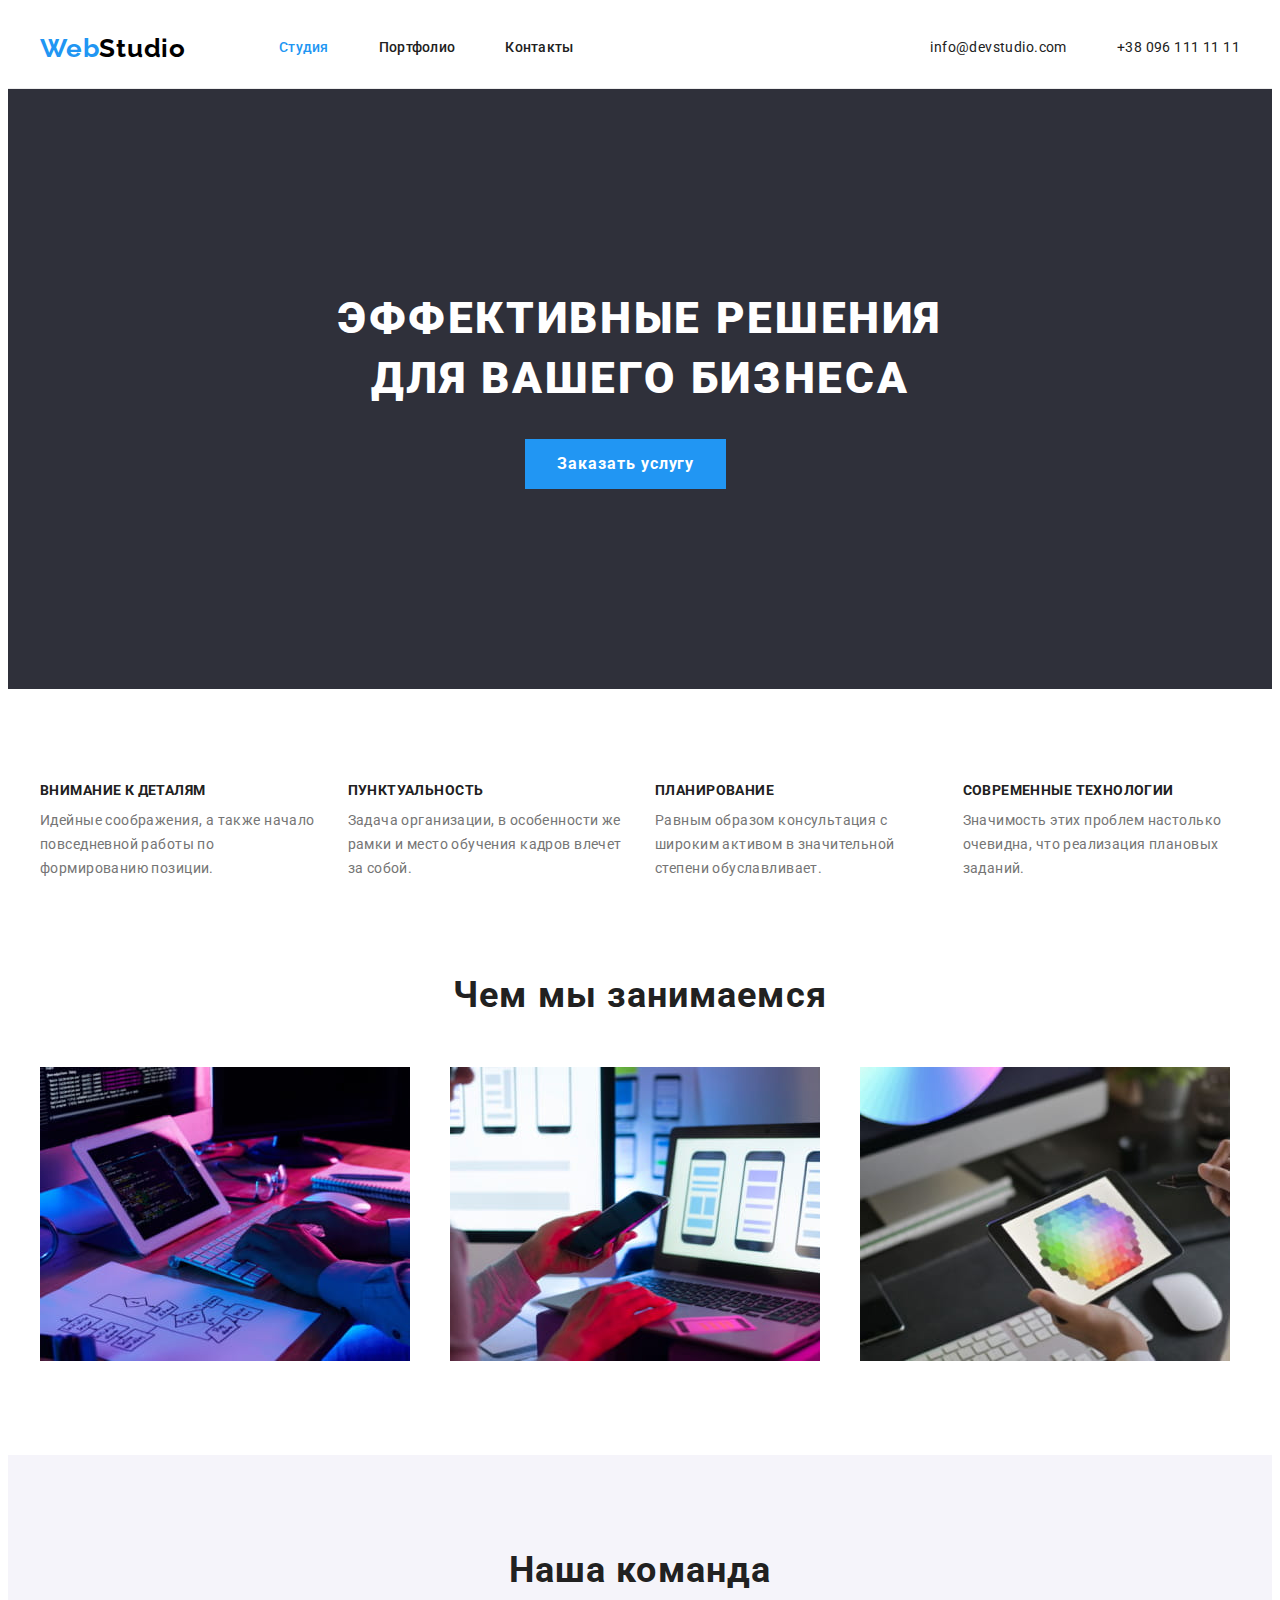
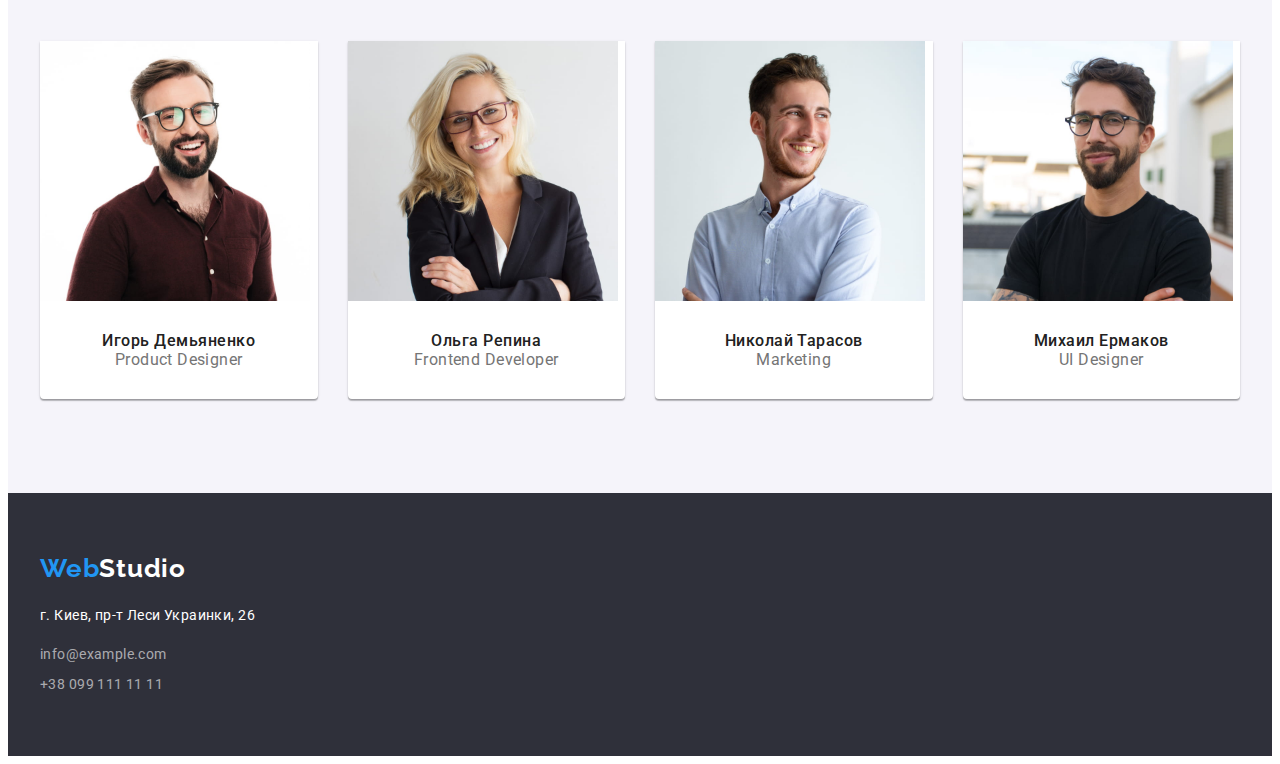
<file: index.html>
<!DOCTYPE html>
<html lang="ru">
<head>
    <meta charset="UTF-8">
    <meta http-equiv="X-UA-Compatible" content="IE=edge">
    <meta name="viewport" content="width=device-width, initial-scale=1.0">
    <title>Студия</title>
    <link rel="stylesheet" href="https://cdnjs.cloudflare.com/ajax/libs/modern-normalize/1.0.0/modern-normalize.min.css"
        integrity="sha512-ISS7cAi1PEhQ8jnbJpJZMd29NlhNj4AWYyLOSp2CE/CsHxTCu+r+t0D2yoJudVrd0/8fTVPUVDzY5Tvli75u/g=="
        crossorigin="anonymous" />
    <link rel="preconnect" href="https://fonts.gstatic.com">
    <link href="https://fonts.googleapis.com/css2?family=Raleway:wght@700&family=Roboto:wght@400;500;700;900&display=swap"
        rel="stylesheet">
    <link rel="stylesheet" href="./css/styles.css">
</head>
<body>
    <!-- Шапка -->
    <header class="border">
        <div class="container flex">
        <a class="logo link" href="./index.html"><span class="logo-first">Web</span><span class="logo-second">Studio</span></a>
        <nav class="pagination">
            <ul class="pagination-list list flex">
                <li class="pagination-list-item current">
                    <a class="pagination-link link" href="./index.html">Студия</a>
                </li>
                <li class="pagination-list-item">
                    <a class="pagination-link link" href="./portfolio.html">Портфолио</a>
                </li>
                <li class="pagination-list-item">
                    <a class="pagination-link link" href="">Контакты</a>
                </li>
            </ul>
        </nav>
        <a class="header-link-mail link" href="mailto:info@devstudio.com">info@devstudio.com</a>
        <a class="header-link-phone link" href="tel:+380961111111">+38 096 111 11 11</a>
        </div>
    </header>
    <!-- Уникальный контент -->
    <main>
        <!-- Герой -->
        <section class="hero">
            <div class="container">
            <h1 class="main-title">
                Эффективные решения <br> для вашего бизнеса
            </h1>
            <button class="hero-btn btn" type="button">Заказать услугу</button>
            </div>
        </section>
        <!-- Особенности -->
        <section class="features">
            <div class="container">
            <h2 class="visually-hidden">Особенности</h2>
            <ul class="features-list list flex">
                <li class="features-list-item">
                    <h3 class="features-list-title title">Внимание к деталям</h3>
                    <p class="text">Идейные соображения, а также начало повседневной работы по формированию позиции.</p>
                </li>
                <li class="features-list-item">
                    <h3 class="features-list-title title">Пунктуальность</h3>
                    <p class="text">Задача организации, в особенности же рамки и место обучения кадров влечет за собой.</p>
                </li>
                <li class="features-list-item">
                    <h3 class="features-list-title title">Планирование</h3>
                    <p class="text">Равным образом консультация с широким активом в значительной степени обуславливает.</p>
                </li>
                <li class="features-list-item">
                    <h3 class="features-list-title title">Современные технологии</h3>
                    <p class="text">Значимость этих проблем настолько очевидна, что реализация плановых заданий.</p>
                </li>
            </ul>
            </div>
        </section>
        <!-- Чем мы занимаемся -->
        <section class="projects">
            <div class="container">
            <h2 class="projects-title title">Чем мы занимаемся</h2>
            <ul class="projects-list list flex">
                <li class="projects-list-item">
                    <img src="./images/box1.jpg" alt="Набор кода с помощью клавиатуры на планшете с алгоритма нарисованного вручную на листе формата А4" width="370">
                </li>
                <li class="projects-list-item">
                    <img src="./images/box2.jpg" alt="Человек держит в левой руке мобильный телефон,а правой на тачпаде выбирает на экране ноутбука вариант отображения веб-страницы на мобильном " width="370">
                </li>
                <li class="projects-list-item">
                    <img src="./images/box3.jpg" alt="В левой руке человек держит планшет, на котором открыта палитра для выбора цвета" width="370">
                </li>
            </ul>
            </div>
        </section>
        <!-- Наша команда -->
        <section class="team">
            <div class="container">
            <h2 class="team-title title">Наша команда</h2>
            <ul class="team-list list flex">
                <li class="team-list-item">
                    <img src="./images/img.jpg" alt="Темноволосый улыбающийся мужчина с бородой в очках и коричневой рубашке" width="270">
                    <div class="team-list-item-text">
                    <h3 class="team-list-title title">Игорь Демьяненко</h3>
                    <p class="text">Product Designer</p>
                    </div>
                </li>
                <li class="team-list-item">
                    <img src="./images/img2.jpg" alt="Улыбающаяся женщина со светлыми длинными волосами в очках, белой блузке и черном пиджаке" width="270">
                    <div class="team-list-item-text">
                    <h3 class="team-list-title title">Ольга Репина</h3>
                    <p class="text">Frontend Developer</p>
                    </div>
                </li>
                <li class="team-list-item">
                    <img src="./images/img3.jpg" alt="Улыбающаяся мужчина, шатен, с легкой небритостью, в голубой рубашке" width="270">
                    <div class="team-list-item-text">
                    <h3 class="team-list-title title">Николай Тарасов</h3>
                    <p class="text">Marketing</p>
                    </div>
                </li>
                <li class="team-list-item">
                    <img src="./images/img4.jpg" alt="Темноволосый улыбающийся мужчина с бородой в очках и черной футболке" width="270">
                    <div class="team-list-item-text">
                    <h3 class="team-list-title title">Михаил Ермаков</h3>
                    <p class="text">UI Designer</p>
                    </div>
                </li>
            </ul>
            </div>
        </section>
    </main>
    <!-- Футер -->
    <footer class="footer">
        <div class="container">
        <a class="logo-down link" href="./index.html"><span class="logo-end-first">Web</span><span class="logo-end-second">Studio</span></a>
        <address>
            <ul class="adress-list list">
                <li class="item map-item"><a class="adress-map-link link" href="https://goo.gl/maps/PGJLxn3vR8UXmiXZ6" target="blanc" rel="noopener noreferrer">г. Киев, пр-т Леси Украинки, 26</a></li>
                <li class="item mail-item"><a class="adress-mail-link link" href="mailto:info@example.com">info@example.com</a></li>
                <li class="item phone-item"><a class="adress-phone-link link" href="tel:+380991111111">+38 099 111 11 11</a></li>
            </ul>
            </address>
        </div>
    </footer>
</body>
</html>
</file>
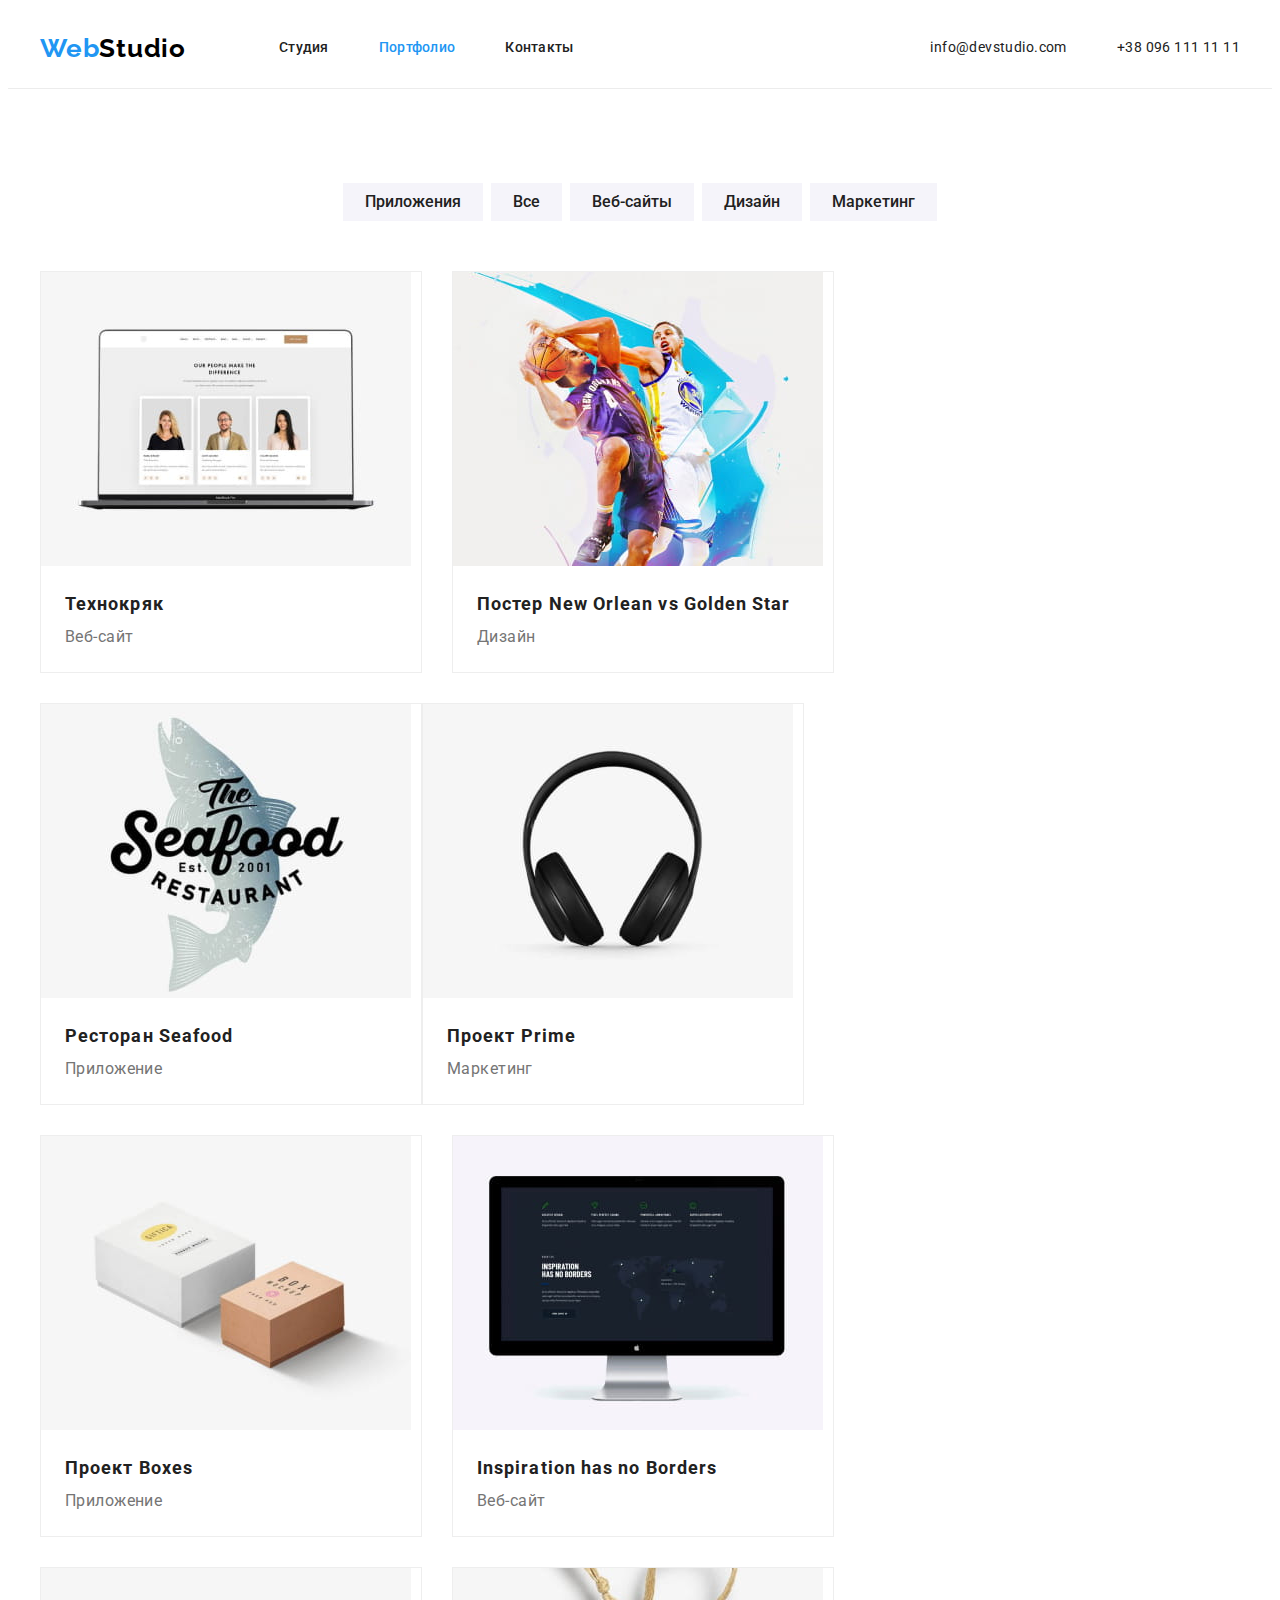
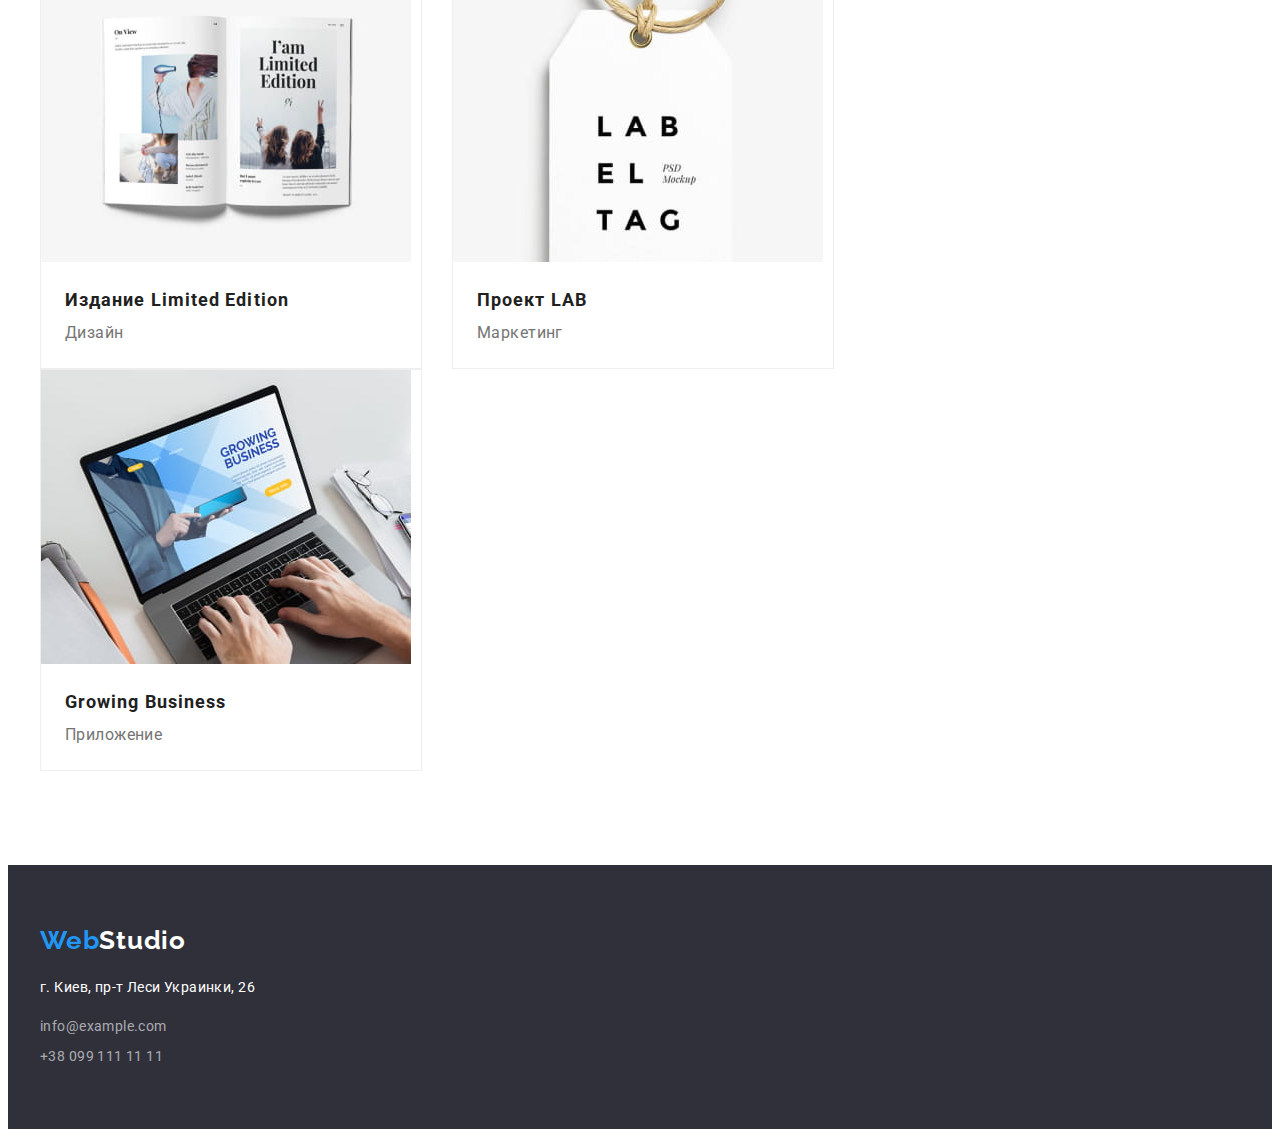
<file: portfolio.html>
<!DOCTYPE html>
<html lang="ru">
<head>
    <meta charset="UTF-8">
    <meta http-equiv="X-UA-Compatible" content="IE=edge">
    <meta name="viewport" content="width=device-width, initial-scale=1.0">
    <title>Портфолио</title>
    <link rel="stylesheet" href="https://cdnjs.cloudflare.com/ajax/libs/modern-normalize/1.0.0/modern-normalize.min.css"
        integrity="sha512-ISS7cAi1PEhQ8jnbJpJZMd29NlhNj4AWYyLOSp2CE/CsHxTCu+r+t0D2yoJudVrd0/8fTVPUVDzY5Tvli75u/g=="
        crossorigin="anonymous" />
    <link rel="preconnect" href="https://fonts.gstatic.com">
    <link href="https://fonts.googleapis.com/css2?family=Raleway:wght@700&family=Roboto:wght@400;500;700;900&display=swap"
        rel="stylesheet">
    <link rel="stylesheet" href="./css/styles.css">
</head>
<body>
    <!-- Шапка -->
    <header class="border">
        <div class="container flex">
            <a class="logo link" href="./index.html"><span class="logo-first">Web</span><span
                    class="logo-second">Studio</span></a>
            <nav class="pagination">
                <ul class="pagination-list list flex">
                    <li class="pagination-list-item">
                        <a class="pagination-link link" href="./index.html">Студия</a>
                    </li>
                    <li class="pagination-list-item current">
                        <a class="pagination-link link" href="./portfolio.html">Портфолио</a>
                    </li>
                    <li class="pagination-list-item">
                        <a class="pagination-link link" href="">Контакты</a>
                    </li>
                </ul>
            </nav>
            <a class="header-link-mail link" href="mailto:info@devstudio.com">info@devstudio.com</a>
            <a class="header-link-phone link" href="tel:+380961111111">+38 096 111 11 11</a>
        </div>
    </header>
    <!-- Уникальный контент -->
    <main>
    <section class="gallery">
        <div class="container">
       <h1 class="visually-hidden">Портфолио</h1>
       <!-- Кнопки фильтра -->
       <ul class="buttons-list list flex">
           <li class="buttons-list-item"><button class="gallery-btn btn" type="button">Приложения</button></li>
           <li class="buttons-list-item"><button class="gallery-btn btn" type="button">Все</button></li>
           <li class="buttons-list-item"><button class="gallery-btn btn" type="button">Веб-сайты</button></li>
           <li class="buttons-list-item"><button class="gallery-btn btn" type="button">Дизайн</button></li>
           <li class="buttons-list-item"><button class="gallery-btn btn" type="button">Маркетинг</button></li>
       </ul>
       <!-- Галерея работ -->
       <ul class="gallery-list list flex">
           <li class="gallery-list-item">
               <img src="./images/portfolio/img1.jpg" alt="изображение странички сайта на мониторе ноутбука" width="370" height="294">
               <div class="gallery-list-item-text">
               <h2 class="gallery-list-title title">Технокряк</h2>
               <p class="text">Веб-сайт</p>
            </div>
           </li>
           <li class="gallery-list-item">
               <img src="./images/portfolio/img2.jpg" alt="постер с двумя баскетболистами в прыжке" width="370" height="294">
               <div class="gallery-list-item-text">
               <h2 class="gallery-list-title title">Постер New Orlean vs Golden Star</h2>
               <p class="text">Дизайн</p>
               </div>
           </li>
           <li class="gallery-list-item">
               <img src="./images/portfolio/img3.jpg" alt="логотип ресторана" width="370" height="294">
               <div class="gallery-list-item-text">
               <h2 class="gallery-list-title title">Ресторан Seafood</h2>
               <p class="text">Приложение</p>
               </div>
           </li>
           <li class="gallery-list-item">
               <img src="./images/portfolio/img4.jpg" alt="студийные наушники" width="370" height="294">
               <div class="gallery-list-item-text">
               <h2 class="gallery-list-title title">Проект Prime</h2>
               <p class="text">Маркетинг</p>
               </div>
           </li>
           <li class="gallery-list-item">
               <img src="./images/portfolio/img5.jpg" alt="две коробки - белая и светло-коричневая" width="370" height="294">
               <div class="gallery-list-item-text">
               <h2 class="gallery-list-title title">Проект Boxes</h2>
               <p class="text">Приложение</p>
               </div>
           </li>
           <li class="gallery-list-item">
               <img src="./images/portfolio/img6.jpg" alt="страничка сайта на экране монитора" width="370" height="294">
               <div class="gallery-list-item-text">
               <h2 class="gallery-list-title title" lang="en">Inspiration has no Borders</h2>
               <p class="text">Веб-сайт</p>
               </div>
           </li>
           <li class="gallery-list-item">
               <img src="./images/portfolio/img7.jpg" alt="разворот книги" width="370" height="294">
               <div class="gallery-list-item-text">
               <h2 class="gallery-list-title title">Издание Limited Edition</h2>
               <p class="text">Дизайн</p>
               </div>
           </li>
           <li class="gallery-list-item">
               <img src="./images/portfolio/img8.jpg" alt="бирка на веревке" width="370" height="294">
               <div class="gallery-list-item-text">
               <h2 class="gallery-list-title title">Проект LAB</h2>
               <p class="text">Маркетинг</p>
           </div>
           </li>
           <li class="gallery-list-item">
               <img src="./images/portfolio/img9.jpg" alt="человек работает за ноутбуком" width="370" height="294">
               <div class="gallery-list-item-text">
               <h2 class="gallery-list-title title" lang="en">Growing Business</h2>
               <p class="text">Приложение</p>
               </div>
           </li>
       </ul>
    </div>
    </section>
    </main>
    <!-- Футер -->
    <footer class="footer">
        <div class="container">
            <a class="logo-down link" href="./index.html"><span class="logo-end-first">Web</span><span
                    class="logo-end-second">Studio</span></a>
            <address>
                <ul class="adress-list list">
                    <li class="item map-item"><a class="adress-map-link link" href="https://goo.gl/maps/PGJLxn3vR8UXmiXZ6"
                            target="blanc" rel="noopener noreferrer">г. Киев, пр-т Леси Украинки, 26</a></li>
                    <li class="item mail-item"><a class="adress-mail-link link"
                            href="mailto:info@example.com">info@example.com</a></li>
                    <li class="item phone-item"><a class="adress-phone-link link" href="tel:+380991111111">+38 099 111 11
                            11</a></li>
                </ul>
            </address>
        </div>
    </footer>
</body>

</html>
</file>
<file: css/styles.css>
/* цвет основного текста #757575 */
/* белый #ffffff */
/* цвет дополнительного текста #212121 */
/* акцент #2196f3 */
/* цвет фона основной #e5e5e5 */
/* цвет фона вторичный #f5f4fa */

/* Универсальные селекторы */
.title {
  margin-bottom: 0;
  margin-top: 0;
}
.list {
  margin-bottom: 0;
  margin-top: 0;
  padding-left: 0;

  list-style: none;
}
.link {
  color: var(--secondary-color);

  text-decoration: none;
}
.text {
  margin-bottom: 0;
  margin-top: 0;
}
img {
  display: block;
  max-width: 100%;
  height: auto;
}
.flex {
  display: flex;
  flex-wrap: wrap;
  align-items: center;
}
.current a {
  color: var(--accent-color);
}
.visually-hidden {
  position: absolute !important;
  clip: rect(1px 1px 1px 1px);
  clip: rect(1px, 1px, 1px, 1px);
  padding: 0 !important;
  border: 0 !important;
  height: 1px !important;
  width: 1px !important;
  overflow: hidden;
}
/* переменные */
:root {
  --primary-text-color: #757575;
  --secondary-color: #212121;
  --accent-color: #2196f3;
  --primary-bgc: #ffffff;
  --secondary-bgc: #f5f4fa;
}

/* inherit */
body {
  color: var(--primary-text-color);
  font-family: 'Roboto', sans-serif;
  font-style: normal;
  font-size: 14px;
  line-height: 1.71;
  letter-spacing: 0.03em;

  background-color: var(--primary-bgc);
}
.container {
  width: 1200px;
  padding-left: 15px;
  padding-right: 15px;
  margin-left: auto;
  margin-right: auto;
}
.btn {
  font-family: inherit;
}

/* logo */
.logo,
.logo-down {
  font-family: 'Raleway', sans-serif;
  font-weight: 700;
  font-size: 26px;
  line-height: 1.19;
  letter-spacing: 0.03em;
}
.logo {
  margin-right: 93px;
}
.logo-first,
.logo-end-first {
  color: var(--accent-color);
}
.logo-second {
  color: #000000;
}
.logo-end-second {
  color: var(--primary-bgc);
}
.logo-down {
  display: block;
  margin-bottom: 20px;
}

/* header */
.header-link,
.pagination-list {
  color: var(--primary-text-color);
  font-weight: 500;
  font-size: 14px;
  line-height: 1.14;
  letter-spacing: 0.02em;
}
.header-link-mail {
  margin-left: auto;
  margin-right: 50px;
}
.pagination-list-item:not(:last-child) {
  margin-right: 50px;
}
.pagination-link {
  display: block;
  padding-top: 32px;
  padding-bottom: 32px;
}
.link:hover,
.link:focus {
  color: var(--accent-color);
}
.border {
  border-bottom: 1px solid #ececec;
}

/* Hero */
.hero {
  padding-top: 200px;
  padding-bottom: 200px;

  background-color: #2f303a;
}
.main-title {
  margin-top: 0;
  margin-bottom: 30px;

  color: var(--primary-bgc);
  font-weight: 900;
  font-size: 44px;
  line-height: 1.36;
  text-align: center;
  letter-spacing: 0.06em;
  text-transform: uppercase;
}
.hero-btn {
  margin-left: 485px;
  padding: 10px 32px;
  border: none;

  color: var(--primary-bgc);
  font-weight: 700;
  font-size: 16px;
  line-height: 1.88;
  letter-spacing: 0.06em;
  cursor: pointer;

  background-color: var(--accent-color);
}
/* Features */
.features {
  padding-top: 94px;
}
.features-list-title {
  margin-bottom: 10px;

  color: var(--secondary-color);
  font-weight: 700;
  font-size: 14px;
  line-height: 1.14;
  letter-spacing: 0.03em;
  text-transform: uppercase;
}
.features-list-item {
  width: calc((100% - 3 * 30px) / 4);
}
.features-list-item:not(:last-child) {
  margin-right: 30px;
}

/* Projects */
.projects {
  padding-top: 94px;
  padding-bottom: 94px;
}
.projects-title,
.team-title {
  margin-bottom: 50px;

  color: var(--secondary-color);
  font-weight: 700;
  font-size: 36px;
  line-height: 1.17;
  text-align: center;
  letter-spacing: 0.03em;
}
.projects-list-item {
  width: calc((100% - 2 * 30px) / 3);
}
.projects-list-item:not(:last-child) {
  margin-right: 30px;
}

/* Team */
.team {
  padding-bottom: 94px;
  padding-top: 94px;

  font-weight: 400;
  font-size: 16px;
  line-height: 1.19;
  text-align: center;

  background-color: var(--secondary-bgc);
}
.team-list-item {
  width: calc((100% - 3 * 30px) / 4);

  background-color: var(--primary-bgc);
  box-shadow: 0px 1px 3px rgba(0, 0, 0, 0.12), 0px 1px 1px rgba(0, 0, 0, 0.14),
    0px 2px 1px rgba(0, 0, 0, 0.2);
  border-radius: 0px 0px 4px 4px;
}
.team-list-item:not(:last-child) {
  margin-right: 30px;
}
.team-list-title {
  color: var(--secondary-color);
  font-weight: 500;
  font-size: 16px;
  letter-spacing: 0.03em;
}
.team-list-item-text {
  padding-top: 30px;
  padding-bottom: 30px;
  padding-left: auto;
  padding-right: auto;
}

/* Footer */
.footer {
  padding-top: 60px;
  padding-bottom: 60px;

  background-color: #2f303a;
}
.adress-list > .item {
  font-style: normal;
  font-weight: 400;
  font-size: 14px;
  line-height: 1.71;
}
.map-item {
  margin-bottom: 15px;
}
.mail-item {
  margin-bottom: 6px;
}
.adress-map-link {
  color: var(--primary-bgc);
}
.adress-mail-link,
.adress-phone-link {
  color: rgba(255, 255, 255, 0.6);
}
/* ПОРТФОЛИО */
.gallery {
  padding-top: 94px;

  font-size: 16px;
  line-height: 1.88;
}
.gallery-list-title {
  color: var(--secondary-color);
  font-weight: 700;
  font-size: 18px;
  line-height: 2;
  letter-spacing: 0.06em;
}
/* Buttons */
.gallery-btn {
  padding: 6px 22px;

  color: var(--secondary-color);
  font-weight: 500;
  font-size: 16px;
  line-height: 1.63;

  background-color: var(--secondary-bgc);
  border: none;
}
.gallery-btn:hover {
  color: var(--primary-bgc);

  background-color: var(--accent-color);
}

/* Gallery */
.buttons-list {
  justify-content: center;
  margin-bottom: 50px;
}
.buttons-list .buttons-list-item:not(:last-child) {
  margin-right: 8px;
}
.gallery-list {
  padding-bottom: 94px;
}
.gallery-list-item {
  width: calc((100% - 2 * 30px) / 3);

  border: 1px solid #eeeeee;
}
.gallery-list-item:not(:nth-child(3n)) {
  margin-right: 30px;
}
.gallery-list-item:not(:nth-last-child(-n + 3)) {
  margin-bottom: 30px;
}
.gallery-list-item-text {
  padding-top: 20px;
  padding-bottom: 20px;
  padding-left: 24px;
  padding-right: 24px;
}
/* section * {
  outline: 1px solid tomato;
} */
</file>
